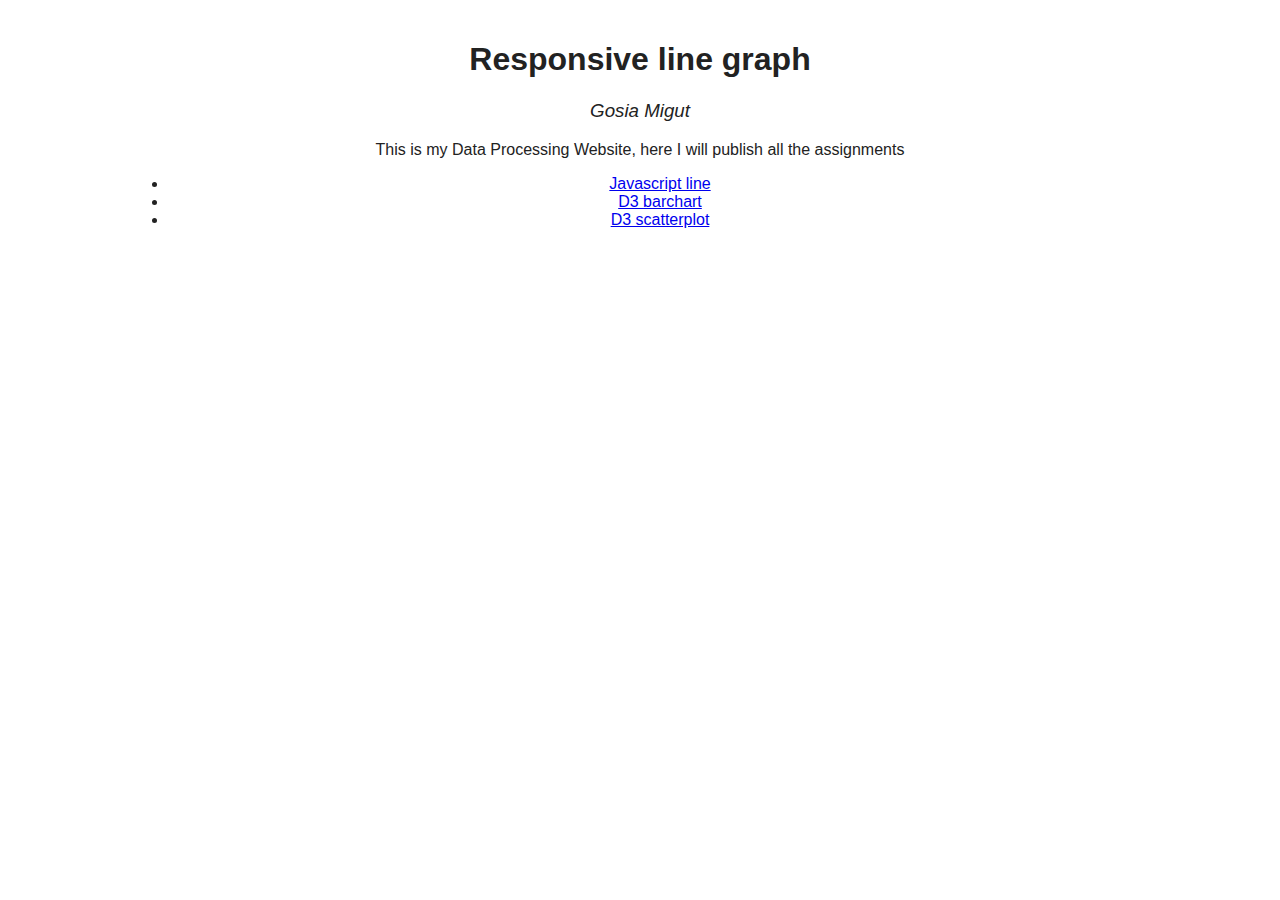
<file: index.html>
<!doctype html>
<html>
<head>
<title>Data Processing</title>
</head>
<body style="margin: auto; padding: 20px; width: 80%; font-family: sans-serif; text-align: center; color: #222;">
<h1>Responsive line graph</h1>
<h3 style="font-weight: normal; font-style: italic;">Gosia Migut</h3>
<p> This is my Data Processing Website, here I will publish all the assignments</p>
<div>
<ul>
<li><a href="Homework/week2/line.html">Javascript line</a></li>
<li><a href="Homework/week3/d3map.html">D3 barchart</a></li>
<li><a href="Homework/week4/d3line.html">D3 scatterplot</a></li>
</ul>
</div>


</body>
</html>
</file>
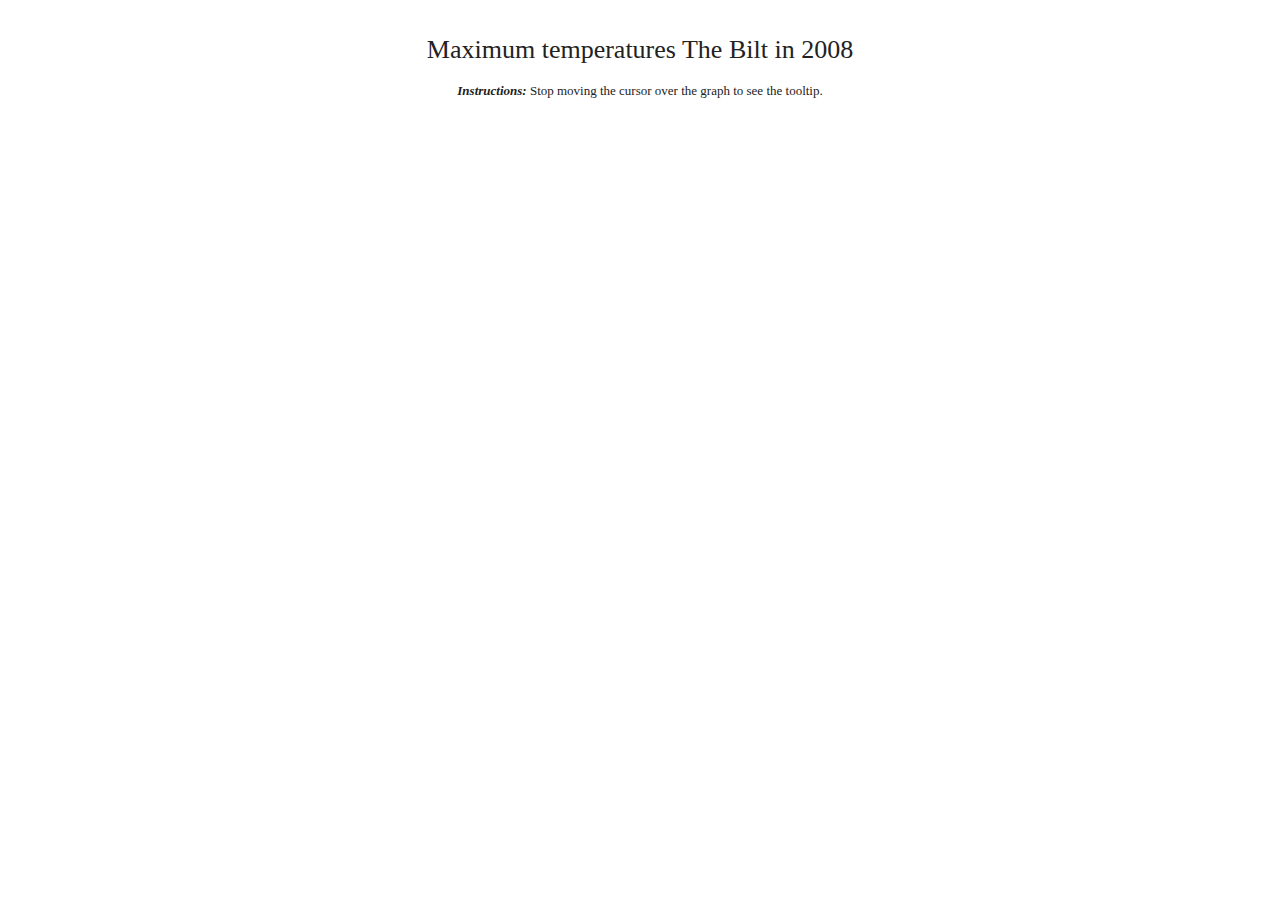
<file: Homework/Interactivity/index.html>
<!doctype html>
<html>
<head>
<title>Maximum temperatures The Bilt in 2008</title>
</head>
<body style="font-family: Georgia, serif; text-align: center; color: #222; font-size: 13px; padding-top: 10px; height: 620px;">
<h1 style="font-weight: normal;">Maximum temperatures The Bilt in 2008</h1>
<p style="margin-bottom: -10px"><span style="font-weight: bold; font-style: italic;">Instructions:</span> Stop moving the cursor over the graph to see the tooltip.</p>
<div style="margin: auto; width: 920px;">
<div style="position: relative;">
<canvas id="graph" width="920" height="520" style="position: absolute; top: 0; left: 0;"></canvas>
<canvas id="pointer" width="920" height="520" style="position: absolute; top: 0; left: 0;"></canvas>
</div>
</div>
<script>
// Reads the data.
function read_data() {
	var file = new XMLHttpRequest();
	var content;
	
	// Loads data file and stores the text in a variable.
	file.open("GET", "http://emieldegraaf.github.io/assets/files/KNMI_20081231.txt", false);
	file.onreadystatechange = function () {
		if(file.readyState === 4) {
			if(file.status === 200 || file.status == 0) {
				content = file.responseText;
			}
		}
	}
	file.send(null);
	
	// Stores for every line the date and the temperature in dict (JSON)
	lines = content.split("\n");
	data = {};
	value_list = [];
	for (var i = 1; i < lines.length; i++) {
		line = lines[i].split(",");
		date = new Date(line[0]);
		temperature = Number(line[1]);
		value_list.push({x: date, y: temperature});
	}
	data.values = value_list;
	
	//TO BE CERTAIN IT's JASON
	data = JSON.parse(JSON.stringify(data));
	console.log(data);
	return data;
}

function create_transform(domain, range) {
	var alpha = (range[1] - range[0]) / (domain[1] - domain[0]);
	var beta = range[0] - alpha * domain[0];
	return function(x) {
		return alpha * x + beta;
	};
}

// Gets the lowest temperature of the data.
function get_min_temp() {
	min = 0;
	for (var i = 0; i < data.values.length; i++) {
		if (data.values[i].y < min) {
			min = data.values[i].y;
		}
	}
	return min
}

// Get the maximum temperature of the data.
function get_max_temp() {
	max = 0;
	for (var i = 0; i < data.values.length; i++) {
		if (data.values[i].y > max) {
			max = data.values[i].y;
		}
	}
	return max
}

// Draws the graph and the pointer
function draw_graph(id) {
	var graph = document.getElementById(id);
	var width = graph.width;
	var height = graph.height;
	var paddin_x = 60;
	var paddin_y = 50;
	
	var x = create_transform([0, data.values.length], [paddin_x, width - paddin_x]);
	var y = create_transform([get_min_temp(), Math.floor(get_max_temp() / 100) * 110], [height - paddin_y, paddin_y]);
	
	
	// Draws the graph
	if (graph.getContext) {
	
		// Context of the graph and the style.
		var ctx = graph.getContext('2d');
		ctx.lineWidth = 1;
		ctx.strokeStyle = '#ddd';
		ctx.font = '10px Arial';
		ctx.fillStyle = "#222";
		ctx.textAlign = "center";
		
		// Draws horizontally
		for(var i = 0; i < data.values.length; i += data.values.length / 12) {
			d = new Date(data.values[Math.floor(i)].x);
			year = d.getFullYear();
			month = d.getMonth() + 1;
			day = d.getDate()
			if (day > 15) {
				month += 1;
			}
			day = 1;
			date = year + "/" + month + "/" + day;
			ctx.fillText(date, x(Math.floor(i)),  y(get_min_temp()) + 20);
			ctx.beginPath();
			ctx.moveTo(x(i), y(get_min_temp()));
			ctx.lineTo(x(i), y(Math.floor(get_max_temp() / 100) * 110));
			ctx.stroke();
		}
		d = new Date(data.values[Math.floor(data.values.length - 1)].x);
		date = d.getFullYear() + "/" +  (d.getMonth() + 1) + "/" +  d.getDate();
		ctx.fillText(date, x(Math.floor(data.values.length - 1)),  y(get_min_temp()) + 20);
		ctx.beginPath();
		ctx.moveTo(x(data.values.length), y(get_min_temp()));
		ctx.lineTo(x(data.values.length), y(Math.floor(get_max_temp() / 100) * 110));
		ctx.font = 'bold 14px Arial';
		ctx.fillText("Date", x(Math.floor(data.values.length - 1) / 2),  y(get_min_temp()) + 50);
		ctx.stroke();
		
		
		// Draws vertically
		ctx.font = '10px Arial';		
		for(var i = get_min_temp(); i < Math.floor(get_max_temp() / 100) * 110; i += Math.floor(get_max_temp() / 100) * 10) {
			ctx.fillText(Math.floor(i / 10), x(0) - 20, y(i));
			ctx.beginPath();
			ctx.moveTo(x(0), y(i));
			ctx.lineTo(x(data.values.length), y(i));
			ctx.stroke();
		}
		ctx.fillText(Math.floor(i / 10), x(0) - 20, y(Math.floor(get_max_temp() / 100) * 110));
		ctx.beginPath();
		ctx.moveTo(x(0), y(Math.floor(get_max_temp() / 100) * 110));
		ctx.lineTo(x(data.values.length), y(Math.floor(get_max_temp() / 100) * 110));
		
		ctx.font = 'bold 14px Arial';
		ctx.save();
		ctx.textAlign = "center";
		ctx.translate(x(0) - 40, y(Math.floor(get_max_temp() / 100) * 55));
		ctx.rotate(Math.PI / 180 * -90);
		ctx.fillText("Temperature (\u00B0C)", 0, 0);
		ctx.restore();
		
		ctx.stroke();		
		
		
		
		// Draws the line of the graph for every datapoint.
		function get_gradient() {
			var grad= ctx.createLinearGradient(x(data.values.length) / 2, y(0), x(data.values.length) / 2, y(get_max_temp()));
			grad.addColorStop(0, "#339");
			grad.addColorStop(1, "#d33");
			return grad;
		}
		ctx.lineWidth = 2;
		ctx.strokeStyle = get_gradient();
		ctx.beginPath();
		// Draw the line graph
		ctx.beginPath();
		ctx.moveTo(x(0), y(data.values[0].y));
		for(var i = 0; i < data.values.length; i++) {
			ctx.lineTo(x(i) + 1.5, y(data.values[i].y));
		}
		ctx.stroke();
		
		
		
		
	}
	
	
	// Draws the pointer
	var pointer = document.getElementById("pointer");
	if (pointer.getContext) {
		
		// Style of the pointer
		var ct = pointer.getContext('2d');
		var rect = pointer.getBoundingClientRect();
		ct.lineWidth = 2;
		ct.textAlign = "center";
		ct.strokeStyle = 'rgba(0, 0, 0, 0.25)';
		
		
		var myVar; // For setting a timeout
		
		//When moving the pointer...
		pointer.addEventListener("mousemove", function myFunction(e) {
			
			//Clear everything of screen and clear timeOut and make a new TimeOut
			ct.clearRect(0, 0, pointer.width, pointer.height);
			clearTimeout(myVar);
			myVar = setTimeout(function(){ 
			
				//Show the pointer when time is out (so not moved for 0.2 seconds)
				if (e.clientX - rect.left >= paddin_x && e.clientX - rect.left <= pointer.width - paddin_x &&
				e.clientY - rect.top >= paddin_y && e.clientY - rect.top <= pointer.height - paddin_y) {
					ct.beginPath();
					
					// Draw horizontal label
					var d = Math.floor((e.clientX - rect.left - paddin_x) / (pointer.width - paddin_x * 2) * (data.values.length - 1));
					if (d > data.values.length / 2) {
						ct.fillStyle = "rgba(0, 0, 0, 0.5)";
						ct.fillRect(x(d) / 2 - 25, y(data.values[d].y), 50, 20);
						ct.fillStyle = "#fff";
						ct.fillText(data.values[d].y / 10 + " \u00B0C", x(d) / 2, y(data.values[d].y) + 14);
					} else {
						ct.fillStyle = "rgba(0, 0, 0, 0.5)";
						ct.fillRect(x(d) + x(data.values.length - d) / 2 - 25, y(data.values[d].y), 50, 20);
						ct.fillStyle = "#fff";
						ct.fillText(data.values[d].y / 10 + " \u00B0C", x(d) + x(data.values.length - d) / 2, y(data.values[d].y) + 14);
					}	

					// Draw vertical label	
					var ty = data.values[d].y;
					if (y(data.values[d].y) > y(Math.floor(get_max_temp() / 100) * 55)) {
						ct.fillStyle = "rgba(0, 0, 0, 0.5)";
						dt = new Date(data.values[Math.floor(d)].x);
						date = dt.getFullYear() + "/" +  (dt.getMonth() + 1) + "/" +  dt.getDate();
						ct.save();
						ct.textAlign = "center";
						ct.translate(e.clientX - rect.left, y(ty) / 2);
						ct.fillStyle = "rgba(0, 0, 0, 0.5)";
						ct.rotate(Math.PI / 180 * -90);
						ct.fillRect(-30, -20, 60, 20);
						ct.fillStyle = "#fff";
						ct.fillText(date, 0, -7);
						ct.restore();
					} else {
						ct.fillStyle = "rgba(0, 0, 0, 0.5)";
						dt = new Date(data.values[Math.floor(d)].x);
						date = dt.getFullYear() + "/" +  (dt.getMonth() + 1) + "/" +  dt.getDate();
						ct.save();
						ct.textAlign = "center";
						ct.translate(e.clientX - rect.left, y(ty) + y(Math.floor(get_max_temp() / 100) * 110 - ty) / 2);
						ct.fillStyle = "rgba(0, 0, 0, 0.5)";
						ct.rotate(Math.PI / 180 * -90);
						ct.fillRect(-30, -20, 60, 20);
						ct.fillStyle = "#fff";
						ct.fillText(date, 0, -7);
						ct.restore();
					}
					
					// Draws horizontal and vertical line
					ct.moveTo(x(0), y(data.values[d].y));
					ct.lineTo(x(data.values.length-1), y(data.values[d].y));
					ct.moveTo(e.clientX - rect.left, y(get_min_temp()));
					ct.lineTo(e.clientX - rect.left, y(Math.floor(get_max_temp() / 100) * 110));
					ct.moveTo(e.clientX - rect.left, y(data.values[d].y));
					ct.arc(e.clientX - rect.left, y(data.values[d].y), 15, 0, 2 * Math.PI, false);
					ct.stroke();
				}
			}, 200);
		});
	}
}

data = read_data();
draw_graph("graph");
</script>
</body>
</html>
</file>
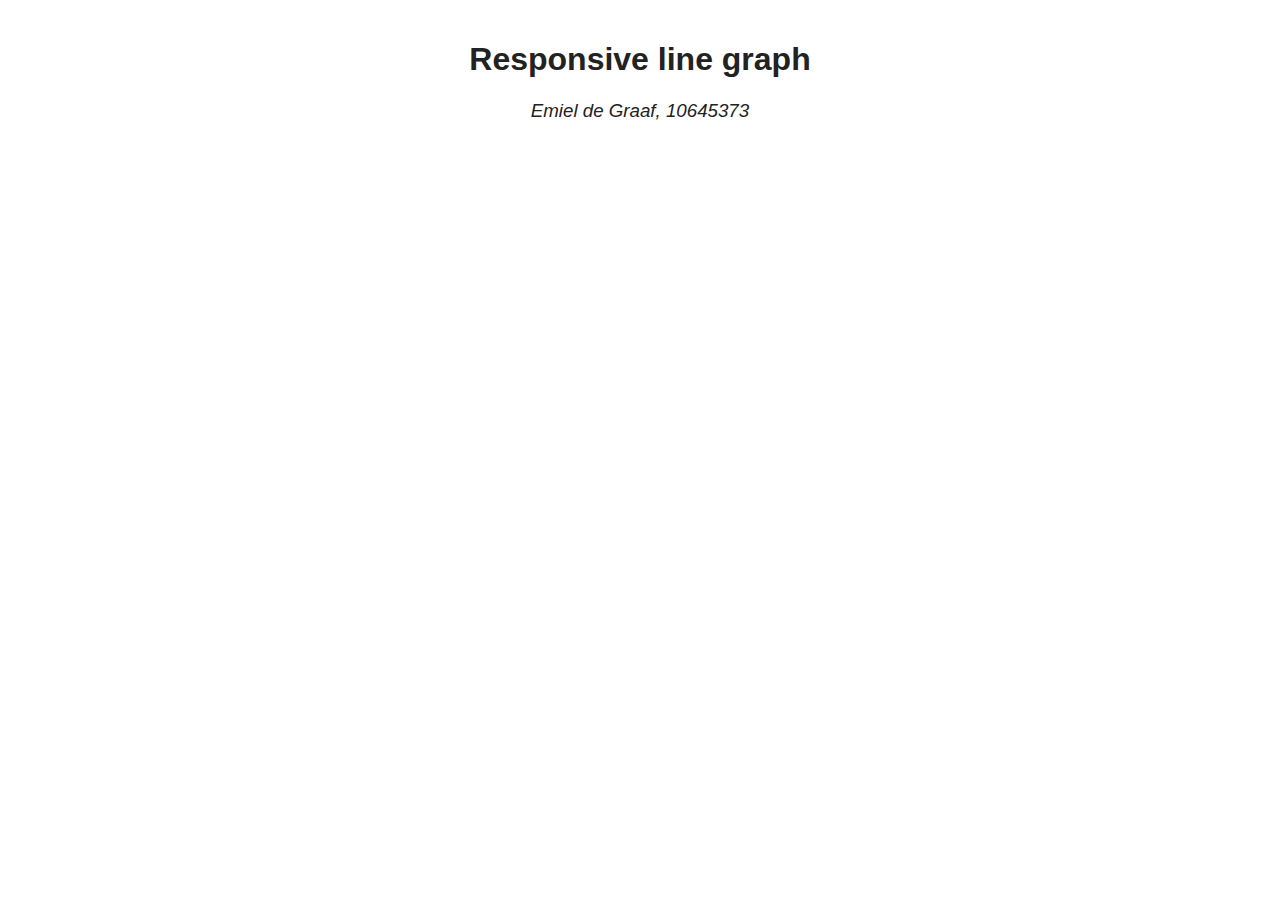
<file: Homework/Javascript/index.html>
<!doctype html>
<html>
<head>
<title>Responsive line graph</title>
</head>
<body style="margin: auto; padding: 20px; width: 80%; font-family: sans-serif; text-align: center; color: #222;">
<h1>Responsive line graph</h1>
<h3 style="font-weight: normal; font-style: italic;">Emiel de Graaf, 10645373</h3>
<div style="display: inline-block;">
<canvas id="graph1" width="600" height="400"></canvas>
<canvas id="graph2" width="400" height="300"></canvas>
<canvas id="graph3" width="500" height="300"></canvas>
</div>
<script>
// Reads the data.
function read_data() {
	var file = new XMLHttpRequest();
	var content;
	
	// Loads data file and stores the text in a variable.
	file.open("GET", "http://emieldegraaf.github.io/KNMI_20081231.txt", false);
	file.onreadystatechange = function () {
		if(file.readyState === 4) {
			if(file.status === 200 || file.status == 0) {
				content = file.responseText;
			}
		}
	}
	file.send(null);
	
	// Stores for every line the date and the temperature in a dict.
	lines = content.split("\n");
	data = {};
	value_list = [];
	for (var i = 1; i < lines.length - 1; i++) {
		line = lines[i].split(",");
		date = new Date(line[0]);
		temperature = Number(line[1]);
		value_list.push({x: date, y: temperature});
	}
	data.values = value_list;
	return data;
}

// This function is not used.
function create_transform(domain, range) {
	var alpha = (range[1] - range[0]) / (domain[1] - domain[0]);
	var beta = range[0] - alpha * domain[0];
	return function(x) {
		return alpha * x + beta;
	};
}

// Gets the lowest temperature of the data.
function get_min_y() {
	min = 0;
	for (var i = 0; i < data.values.length; i++) {
		if (data.values[i].y < min) {
			min = data.values[i].y;
		}
	}
	return min
}

// Get the maximum temperature of the data.
function get_max_y() {
	max = 0;
	for (var i = 0; i < data.values.length; i++) {
		if (data.values[i].y > max) {
			max = data.values[i].y;
		}
	}
	return max
}

// Draws the graph.
function draw_graph(id, hor_lines, ver_lines) {
	var graph = document.getElementById(id);
	var width = graph.width;
	var height = graph.height;
	
	var amount_of_lines_x = ver_lines;
	var amount_of_lines_above_zero = hor_lines;
	var amount_of_lines_below_zero;
	
	// Margin and padding from the graph inside the canvas.
	var x_margin = 40;
	var y_margin = 40;
	var x_padding = 10;
	var y_padding = 10;
	
	// Horizontal and vertical steps (distance between lines) rounded on numbers of 10.
	var x_step = Math.floor(data.values.length / (amount_of_lines_x - 1)) / 10 * 10;
	var y_step = Math.floor(get_max_y() / (amount_of_lines_above_zero - 2) / 10) * 10;
	
	function get_x(val) {
		// Calculates the x position of a value (value relatively to the graph minus margin and padding).
		correction = -((width - x_margin * 2) / ((x_step * Math.floor(data.values.length / x_step)) + x_step));
		return ((width - x_margin * 2 - x_padding * 2) / ((x_step * Math.floor(data.values.length / x_step)))) * val + x_margin + x_padding - correction;
	}
				
	function get_y(val) {
		// Calculates the y position of a value (value relatively to the graph minus margin and padding).
		correction = -((height - y_margin * 2 - y_padding * 2) / ((y_step * Math.ceil(get_max_y() / y_step)) - (y_step * Math.ceil(get_min_y() / y_step)) + y_step)) * ((y_step * Math.floor(get_min_y() / y_step)));
		return height - ((height - y_margin * 2 - y_padding * 2) / ((y_step * Math.ceil(get_max_y() / y_step)) - (y_step * Math.floor(get_min_y() / y_step)))) * val - y_margin - x_padding - correction;
	}
	
	if (graph.getContext) {
	
		// Context of the graph and the style.
		var ctx = graph.getContext('2d');
		ctx.lineWidth = 1;
		ctx.strokeStyle = '#ccc';
		ctx.font = 'italic 8pt sans-serif';
		ctx.fillStyle = "#222";
		ctx.textAlign = "center";

		for (var i = 0; i <= x_step * Math.floor(data.values.length / x_step); i += x_step) {
			// Draws the dates per step...
			// If the end of data is not reached.
			if (data.values[i]) {
				date = data.values[i].x.getDate() + "-" +  (data.values[i].x.getMonth() + 1) + "-" +  data.values[i].x.getFullYear();
				ctx.fillText(date, get_x(i), height - y_margin + 20);
			
			// Prevents that 30-12-2008 is not drawn.
			} else if (data.values[i - 1]) {
				date = data.values[i - 1].x.getDate() + "-" +  (data.values[i - 1].x.getMonth() + 1) + "-" +  data.values[i - 1].x.getFullYear();
				ctx.fillText(date, get_x(i), height - y_margin + 20);
			}
			
			// Draw the vertical lines.
			ctx.beginPath();
			ctx.moveTo(get_x(i), y_margin);
			ctx.lineTo(get_x(i), height - y_margin);
			ctx.stroke();
		}
		
		// Style for the vertical text.
		ctx.textAlign = "right"
		ctx.textBaseline = "middle";
		amount_of_y_lines_below_zero = -(Math.floor(get_min_y() / y_step));
		for (var i = -y_step * amount_of_y_lines_below_zero; i <= y_step * Math.ceil(get_max_y() / y_step); i += y_step) {
			
			// Draws the vertical text for every step.
			ctx.fillText(i, x_margin - 10, get_y(i));
			
			// Draws the horizontal lines.
			ctx.beginPath();
			ctx.moveTo(x_margin, get_y(i));
			ctx.lineTo(width - x_margin, get_y(i));
			ctx.stroke();
		}
		
		// Draws the line of the graph for every datapoint.
		ctx.lineWidth = 2;
		ctx.strokeStyle = '#99f';
		ctx.beginPath();
        ctx.moveTo(get_x(0), get_y(data.values[0].y));
		for(var i = 1; i < data.values.length; i++) {
			ctx.lineTo(get_x(i), get_y(data.values[i].y));
		}
		ctx.stroke();
	}
}

data = read_data();
console.log(create_transform([10, 20], [10, 20])(15)); // Prints 15.
draw_graph("graph1", 8, 8);
draw_graph("graph2", 6, 6);
draw_graph("graph3", 4, 4);
</script>
</body>
</html>
</file>
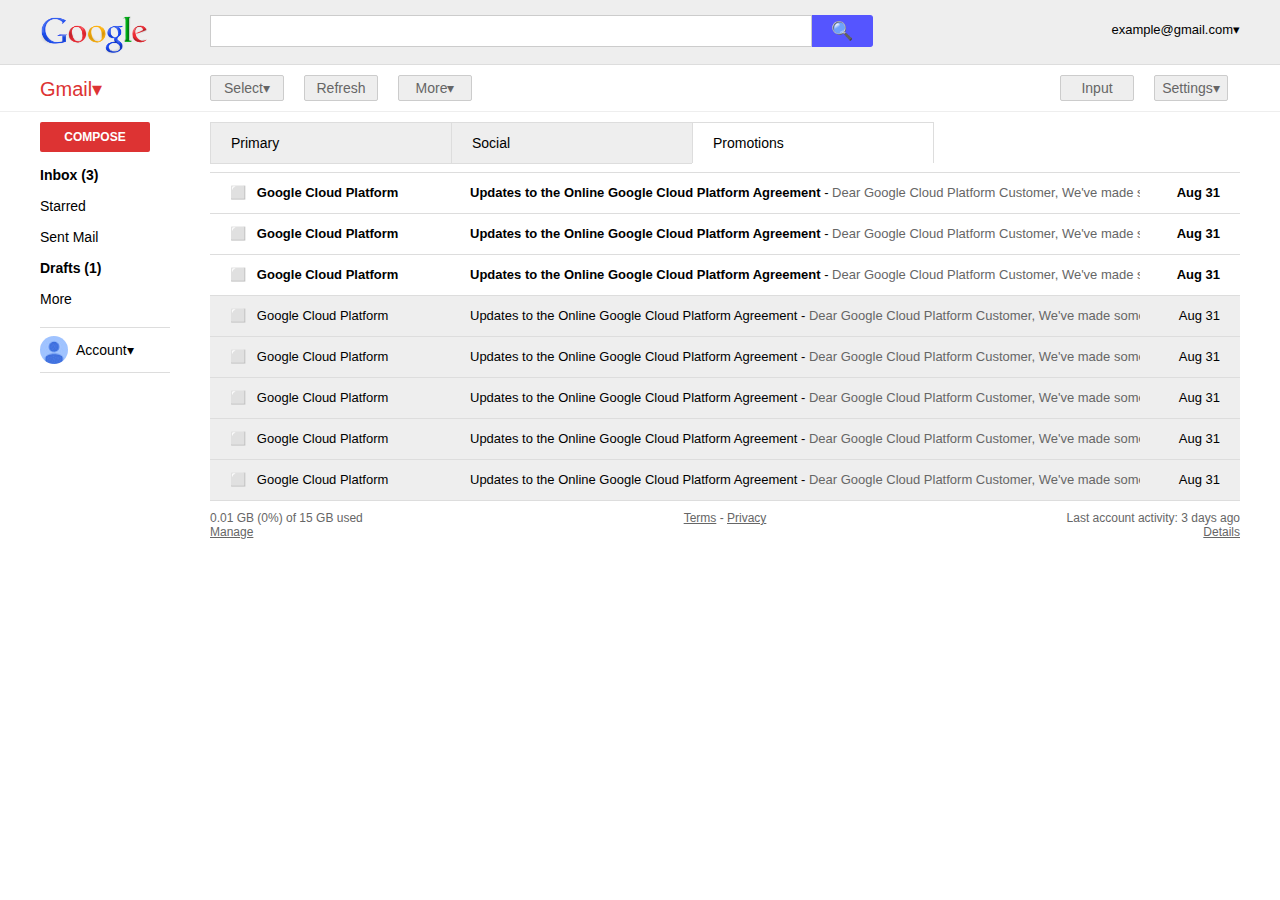
<file: Homework/HTMLCSS/website/index.html>
<!DOCTYPE html>
<html lang="en">
	<head>
		<meta charset="utf-8">
		<title>Inbox - example@gmail.com</title>
		<link rel="stylesheet" type="text/css" href="style.css">
	</head>
	<body>
		<div id="top-bar">
			<div class="left-section">
				<img id="logo" src="logo.png" alt="logo">
			</div>
			<div class="middle-section">
				<div id="search-bar">
					<input id="search-input">
				</div>
				<a id="search-button" href="#">
					&#128269;
				</a>
			</div>
			<div class="float-right-section">
				<a id="email-link" href="#">example@gmail.com&#9662;</a>
			</div>
		</div>
		<div id="option-bar">
			<div class="left-section">
				<a id="gmail-logo" href="#">Gmail&#9662;</a>
			</div>
			<div class="middle-section">
				<a class="option-button" href="#">Select&#9662;</a>
				<a class="option-button" href="#">Refresh</a>
				<a class="option-button" href="#">More&#9662;</a>
			</div>
			<div class="float-right-section">
				<a class="option-button option-button-right" href="#">Input</a>
				<a class="option-button option-button-right" href="#">Settings&#9662;</a>
			</div>
		</div>
		<div class="main-content">
			<div class="left-section">
				<a id="compose-button" href="#">Compose</a>
				<a class="link" href="#"><b>Inbox (3)</b></a>
				<a class="link" href="#">Starred</a>
				<a class="link" href="#">Sent Mail</a>
				<a class="link" href="#"><b>Drafts (1)</b></a>
				<a class="link" href="#">More</a>
				<a id="account" href="#">
					<img id="account-img" src="account.png" alt="account"><span id="account-text">Account&#9662;</span>
				</a>
			</div>
			<div id="tabs-section">
				<div id="tabs">
					<a class="tab" href="#">
						Primary
					</a>
					<a class="tab" href="#">
						Social
					</a>
					<a class="tab active" href="#">
						Promotions
					</a>
				</div>
				<div class="inbox">
					<a class="mail unread" href="#">
						<div class="mail-left">
							<span class="mail-content">&#11036; &nbsp; </span> <b>Google Cloud Platform</b>
						</div>
						<div class="mail-right">
							<div class="date unread"><b>Aug 31</b></div>
							<b>Updates to the Online Google Cloud Platform Agreement</b> - <span class="mail-content">Dear Google Cloud Platform Customer, We've made some changes to the Online Google Cloud Platform License Agreement and to the following documents incorporated into that License Agreement:</span>
						</div>					
					</a>
					<a class="mail unread" href="#">
						<div class="mail-left">
							<span class="mail-content">&#11036; &nbsp; </span> <b>Google Cloud Platform</b>
						</div>
						<div class="mail-right">
							<div class="date unread"><b>Aug 31</b></div>
							<b>Updates to the Online Google Cloud Platform Agreement</b> - <span class="mail-content">Dear Google Cloud Platform Customer, We've made some changes to the Online Google Cloud Platform License Agreement and to the following documents incorporated into that License Agreement:</span>
						</div>					
					</a>
					<a class="mail unread" href="#">
						<div class="mail-left">
							<span class="mail-content">&#11036; &nbsp; </span> <b>Google Cloud Platform</b>
						</div>
						<div class="mail-right">
							<div class="date unread"><b>Aug 31</b></div>
							<b>Updates to the Online Google Cloud Platform Agreement</b> - <span class="mail-content">Dear Google Cloud Platform Customer, We've made some changes to the Online Google Cloud Platform License Agreement and to the following documents incorporated into that License Agreement:</span>
						</div>					
					</a>
					<a class="mail" href="#">
						<div class="mail-left">
							<span class="mail-content">&#11036; &nbsp; </span> Google Cloud Platform
						</div>
						<div class="mail-right">
							<div class="date">Aug 31</div>
							Updates to the Online Google Cloud Platform Agreement - <span class="mail-content">Dear Google Cloud Platform Customer, We've made some changes to the Online Google Cloud Platform License Agreement and to the following documents incorporated into that License Agreement:</span>
						</div>					
					</a>
					<a class="mail" href="#">
						<div class="mail-left">
							<span class="mail-content">&#11036; &nbsp; </span> Google Cloud Platform
						</div>
						<div class="mail-right">
							<div class="date">Aug 31</div>
							Updates to the Online Google Cloud Platform Agreement - <span class="mail-content">Dear Google Cloud Platform Customer, We've made some changes to the Online Google Cloud Platform License Agreement and to the following documents incorporated into that License Agreement:</span>
						</div>					
					</a>
					<a class="mail" href="#">
						<div class="mail-left">
							<span class="mail-content">&#11036; &nbsp; </span> Google Cloud Platform
						</div>
						<div class="mail-right">
							<div class="date">Aug 31</div>
							Updates to the Online Google Cloud Platform Agreement - <span class="mail-content">Dear Google Cloud Platform Customer, We've made some changes to the Online Google Cloud Platform License Agreement and to the following documents incorporated into that License Agreement:</span>
						</div>					
					</a><a class="mail" href="#">
						<div class="mail-left">
							<span class="mail-content">&#11036; &nbsp; </span> Google Cloud Platform
						</div>
						<div class="mail-right">
							<div class="date">Aug 31</div>
							Updates to the Online Google Cloud Platform Agreement - <span class="mail-content">Dear Google Cloud Platform Customer, We've made some changes to the Online Google Cloud Platform License Agreement and to the following documents incorporated into that License Agreement:</span>
						</div>					
					</a>
					<a class="mail" href="#">
						<div class="mail-left">
							<span class="mail-content">&#11036; &nbsp; </span> Google Cloud Platform
						</div>
						<div class="mail-right">
							<div class="date">Aug 31</div>
							Updates to the Online Google Cloud Platform Agreement - <span class="mail-content">Dear Google Cloud Platform Customer, We've made some changes to the Online Google Cloud Platform License Agreement and to the following documents incorporated into that License Agreement:</span>
						</div>					
					</a>
				</div>
				<div id="footer-left">
					0.01 GB (0%) of 15 GB used<br>
					<a href="#">Manage</a>
				</div>
				<div id="footer-middle">
					<a href="#">Terms</a> - <a href="#">Privacy</a>
				</div>
				<div id="footer-right">					
					Last account activity: 3 days ago<br>
					<a href="#">Details</a>
				</div>
			</div>
		</div>
	</body>
</html>
</file>
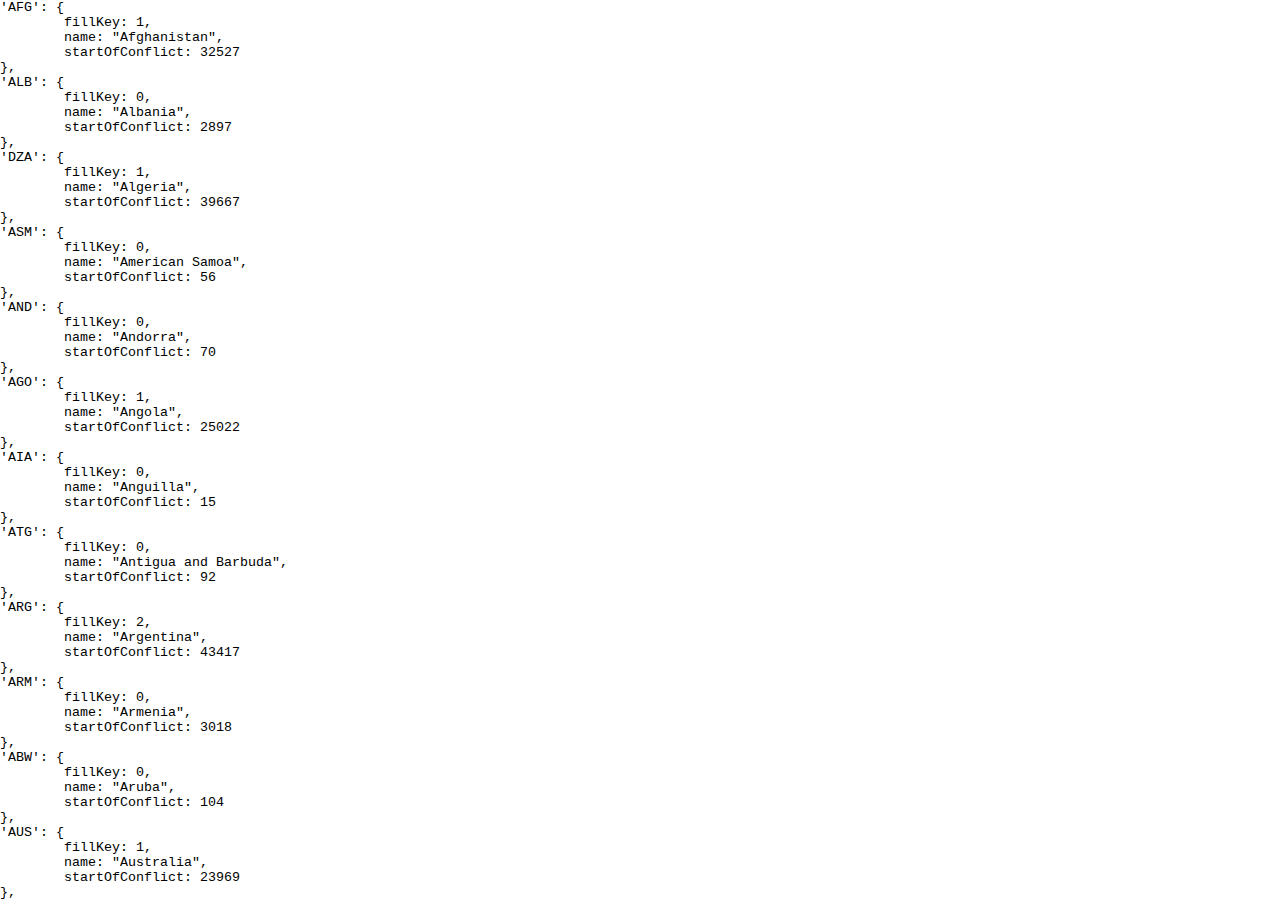
<file: Homework/week3/data.html>
<!DOCTYPE html>
<html style="margin: 0; padding: 0; height: 100%">
    <head>
	<style>
	* {
		margin: 0;
		padding: 0;
		border: 0;
		resize: none;
		width: 100%;
		height: 100%;
	}
	</style>
    </head>
    <body style="overflow: hidden;">
		<textarea id="output"></textarea>
        <script src="data.js"></script>
	</body>
</html>
</file>
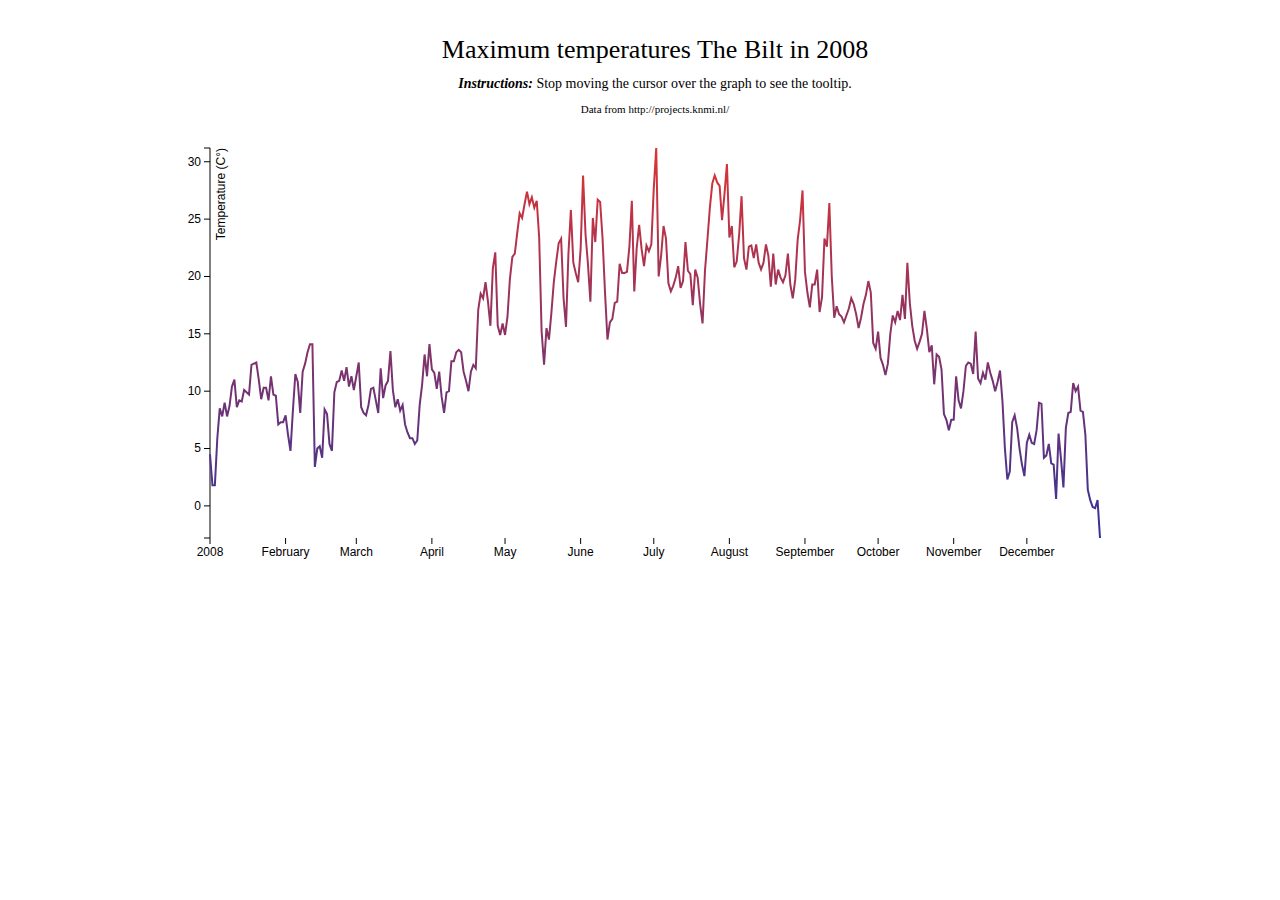
<file: Homework/week4/d3line.html>
<!DOCTYPE html>
<html>
<head>
<meta charset="utf-8">
<title>Maximum temperatures The Bilt in 2008</title>
<link rel="stylesheet" type="text/css" href="d3line.css">
</head>
<body>
<script src="d3.v3.min.js" charset="utf-8"></script>
<script src="d3line.js"></script>
</body>
</html>
</file>
<file: Homework/HTMLCSS/website/style.css>
body {
	margin: 0;
	font-family: Arial, sans-serif;
}

a {
	text-decoration: none;
	color: inherit;
}

#top-bar {
	background-color: #eeeeee;
	width: 100%;
	padding: 20px 0;
	float: left;
	border-bottom: 1px solid #dddddd;
}

.left-section {
	width: 170px;
	float: left;
	padding-left: 40px;
}

#logo {
	height: 40px;
	margin-top: -5px;
	margin-bottom: -15px;
}

.middle-section {
	float: left;
	padding-right: 40px;
}

#search-bar {
	background-color: #ffffff;
	height: 30px;
	width: 600px;
	float: left;
	border: 1px solid #cccccc;
	margin: -5px 0;
}

#search-button {
	height: 30px;
	width: 60px;
	background-color: #5555ff;
	border-bottom: 1px solid #5555ff;
	border-top: 1px solid #5555ff;
	border-right: 1px solid #5555ff;
	border-top-right-radius: 3px;
	border-bottom-right-radius: 3px;
	float: left;
	margin: -5px 0;
	text-align: center;
	color: #ffffff;
	line-height: 30px;
	font-size: 18px;
}

.mail-content {
	color: #666666;
}

#account {
	padding: 8px 0;
	border-top: 1px solid #dddddd;
	border-bottom: 1px solid #dddddd;
	font-size: 14px;
	margin-top: 20px;
	margin-right: 40px;
	display: block;	
	overflow: hidden;
}

#account-text {
	line-height: 28px;
	margin-left: 8px;
	display: block;
	float: left;
}

.float-right-section {
	float: right;
	width: 200px;
	text-align: right;
	padding: 0 40px;
}

#option-bar {
	padding: 10px 0;
	border-bottom: 1px solid #eeeeee;
	float: left;
	width: 100%;
	margin-bottom: 10px;
}

#gmail-logo {
	display: block;
	margin-top: 2px;
	font-size: 20px;
	color: #dd3333;
}

.option-button {
	padding: 4px 6px;
	font-size: 14px;
	text-align: center;
	display: block;
	color: #666666;
	float: left;
	background-color: #eeeeee;
	width: 60px;
	border-radius: 2px;
	margin-right: 20px;
	border: 1px solid #cccccc;
}

.option-button-right {
	margin-left: 20px;
	margin-right: 0;
	
}

#compose-button {
	padding: 8px 0;
	font-weight: bold;
	text-align: center;
	width: 110px;
	background-color: #dd3333;
	display: block;
	border-radius: 2px;
	color: #ffffff;
	text-transform: uppercase;
	font-size: 12px;
}

#tabs {
	border-bottom: 1px solid #dddddd;
	width: 100%;
	overflow: hidden;
	padding-bottom: 8px;
}

.tab {
	width: 200px;
	line-height: 40px;
	background-color: #eeeeee;
	float: left;
	font-size: 14px;
	border-left: 1px solid #dddddd;
	border-top: 1px solid #dddddd;
	border-bottom: 1px solid #dddddd;
	padding: 0 20px;
}

.active {
	background-color: #ffffff;
	border-right: 1px solid #dddddd;
	border-bottom: 0;
}

#tabs-section {
	overflow: hidden;
	padding-right: 40px;
	width: auto;	
}

.link {
	display: block;
	margin: 15px 0;
	font-size: 14px;
}

.mail {
	background-color: #eeeeee;
	line-height: 40px;
	overflow: hidden;
	font-size: 13px;
	border-bottom: 1px solid #dddddd;
	height: 40px;
	white-space:nowrap;
	display: block;
}

.date {
	float: right;
	padding-right: 20px;
	background-color: #ffffff;
	margin-right: -20px;
	background-color: #eeeeee;
	z-index: 1000;
	display: block;
	position: relative;
	text-align: right;
	width: 80px;
}

.unread {
	background-color: #ffffff;
}

.mail-left {
	width: 240px;
	float: left;
	padding-left: 20px;
}

.mail-right {
	width: auto;
	overflow: hidden;
	padding-right: 20px;
}

#footer-left {
	text-align: left;
	font-size: 12px;
	color: #666666;
	margin: 10px 0;
	position: absolute;
}

#footer-middle {
	text-align: center;
	font-size: 12px;
	color: #666666;
	margin: 10px 0;	
	float: left;
	width: 100%;
}

#footer-right {
	text-align: right;
	right: 40px;
	font-size: 12px;
	color: #666666;
	margin: 10px 0;	
	position: absolute;
	
}

#footer-left > a {
	text-decoration: underline;
}

#footer-right > a {
	text-decoration: underline;
}

#footer-middle > a {
	text-decoration: underline;
}

#email-link {
	font-size: 13px;
}

#search-input {
	width: 100%;
	height: 100%;
	border: 0;
	box-sizing: border-box;
	padding: 5px 8px;
}

#account-img {
	border-radius: 100px;
	width: 28px;
	height: 28px;
	float: left;
	display: block;
}
</file>
<file: Homework/week4/d3line.css>
body {
	font: Georgia, sans-serif;
	font-weight: 500;
	font-size: 14px;
}

svg {
	margin: 0 auto;
	display: block;
}

.x.axis, .y.axis {
	font: 12px Arial, sans-serif;
}

.axis path, .axis line {
	fill: none;
	stroke: black;
	stroke-width: 1px;
}

.x.axis path {
	display: none;
}

.line {
	fill: none;
	stroke: url(#temperature-gradient);
	stroke-width: 2px;
}

.title {
	font: 26px Georgia, serif;
	font-weight: 500;
	text-anchor: middle;
	fill: black;
}

.subtitle {
	font: Georgia, serif;
	text-anchor: middle;
}

.instruction {
	font-weight: 700;
	font-style: italic;
}

.footer {
	font-size: 11px;
	text-anchor: middle;
}

.screen {
	fill: none;
	stroke: none;
	pointer-events: all;
}

.focus {
	fill: none;
	stroke: grey;
	stroke-width: 0.5px;
}

.focus-rect {
	opacity: 0.6;
}

.focus-text {
	font: 10px Arial, sans-serif;
	text-anchor: middle;
	font-weight: bold;
	fill: #fff;
}
</file>
